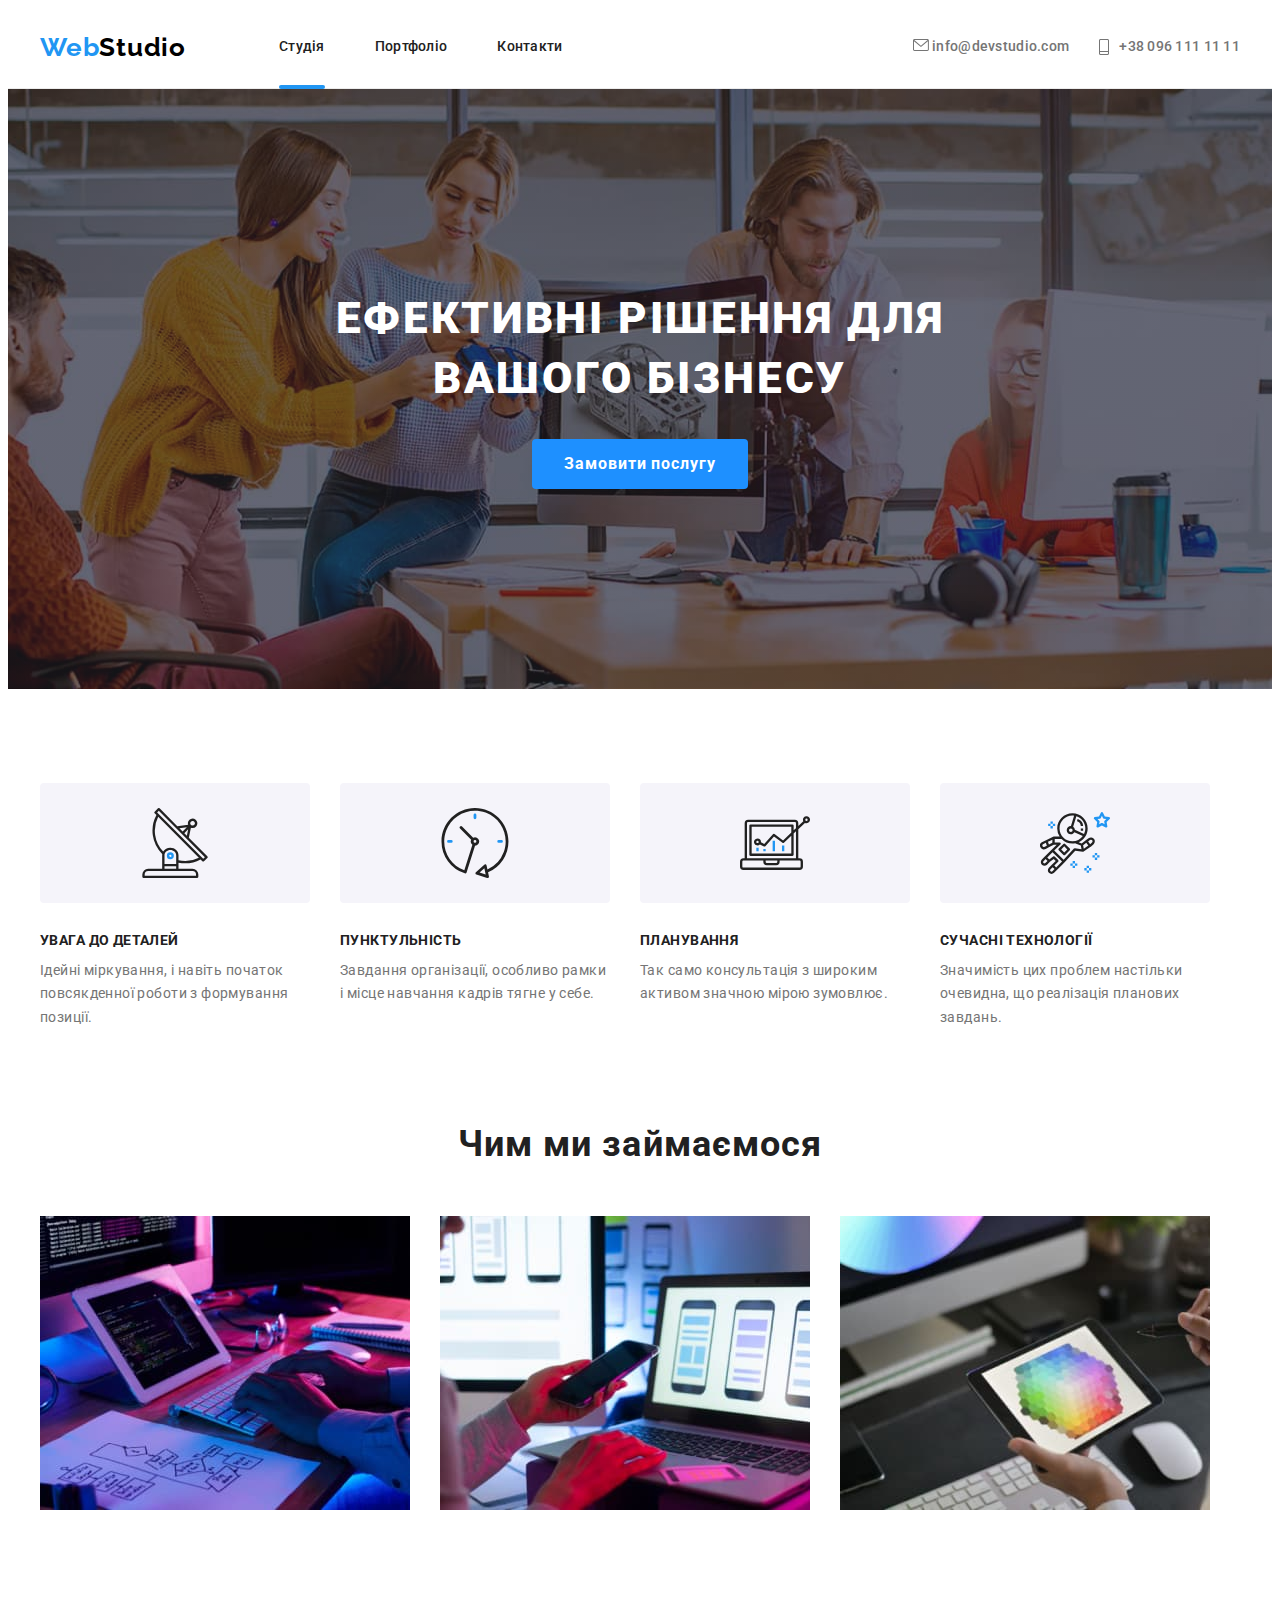
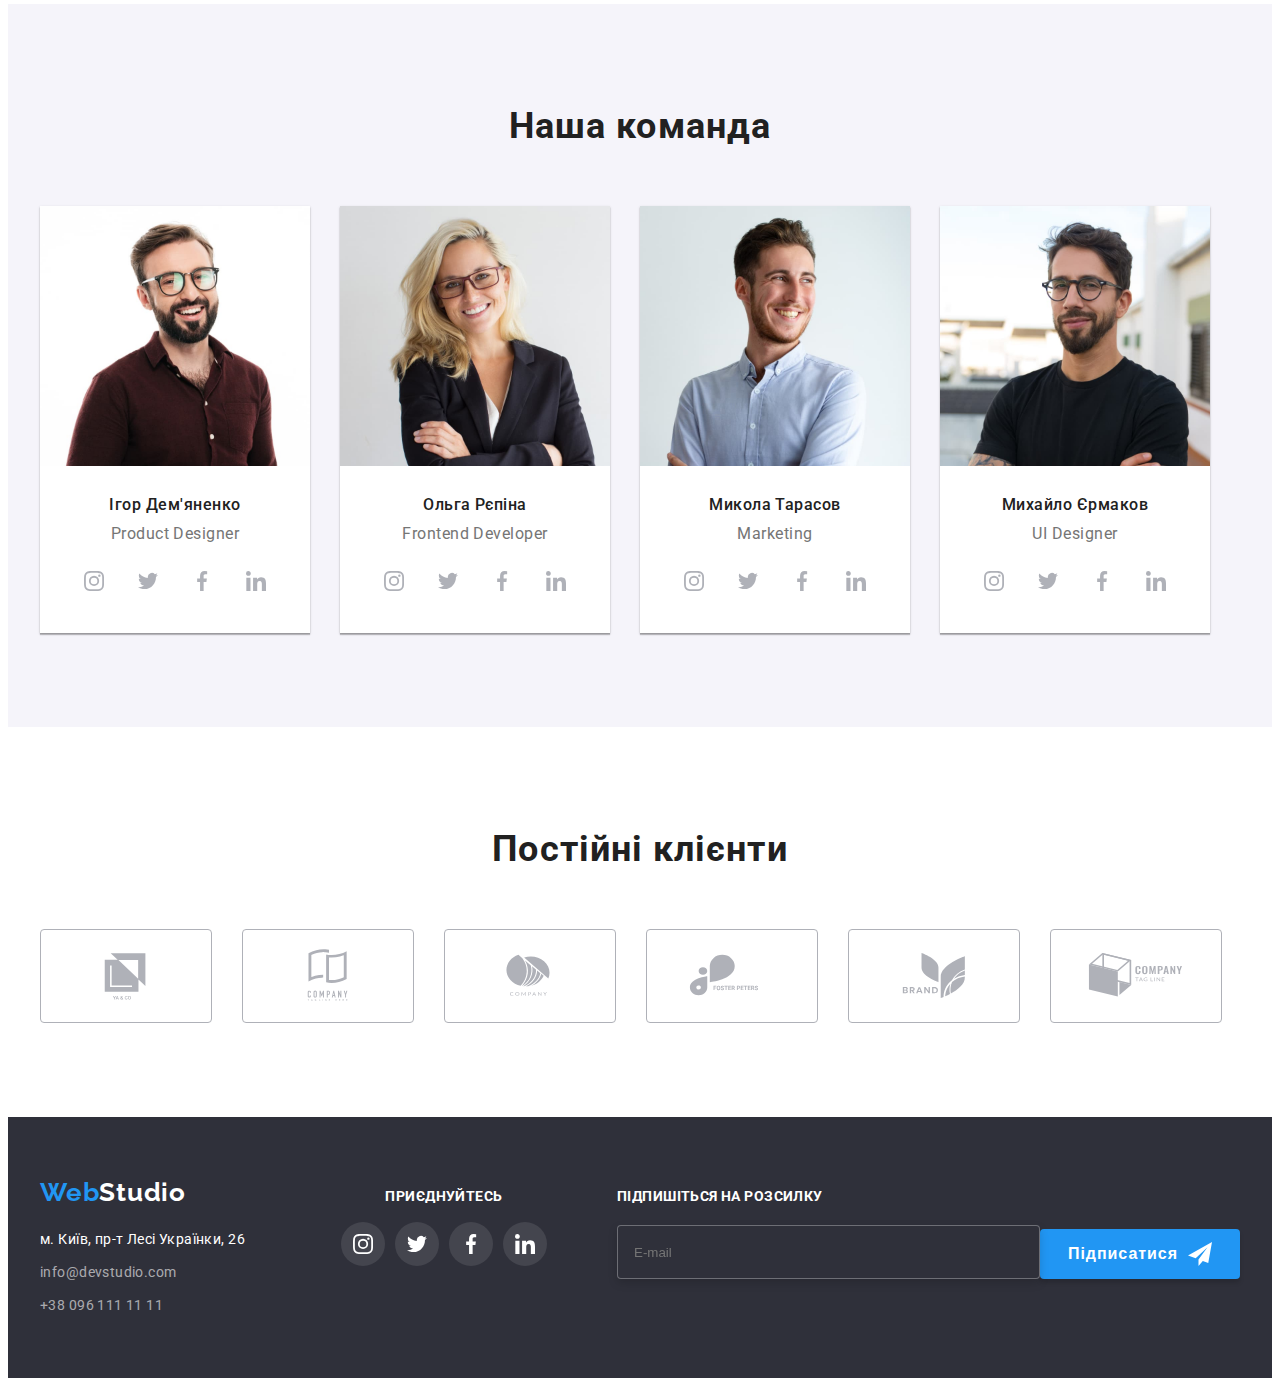
<file: index.html>
<!DOCTYPE html>
<html lang="en">
  <head>
    <meta charset="UTF-8" />
    <meta http-equiv="X-UA-Compatible" content="IE=edge" />
    <meta name="viewport" content="width=device-width, initial-scale=1.0" />
    <title>WebStudio</title>
    <link rel="preconnect" href="https://fonts.googleapis.com" />
    <link rel="preconnect" href="https://fonts.gstatic.com" crossorigin />
    <link
      href="https://fonts.googleapis.com/css2?family=Raleway:wght@700&family=Roboto:wght@400;500;700;900&display=swap"
      rel="stylesheet"
    />
    <link
      rel="stylesheet"
      href="https://cdnjs.cloudflare.com/ajax/libs/modern-normalize/1.1.0/modern-normalize.min.css"
      integrity="sha512-wpPYUAdjBVSE4KJnH1VR1HeZfpl1ub8YT/NKx4PuQ5NmX2tKuGu6U/JRp5y+Y8XG2tV+wKQpNHVUX03MfMFn9Q=="
      crossorigin="anonymous"
      referrerpolicy="no-referrer"
    />
    
    <link rel="stylesheet" href="./css/main.min.css" />
  </head>
  <body>
    <header class="header">
      <div class="container header__container">
        <nav class="navigation">
          <a class="navigation__logo link" href=""
            >Web<span class="logo-color">Studio</span></a
          >
          <ul class="menu">
            <li class="menu__iten">
              <a class="menu__link link current" href="">Студія</a>
            </li>
            <li class="menu__iten">
              <a class="menu__link link" href="./portfolio.html">Портфоліо</a>
            </li>
            <li class="menu__iten">
              <a class="menu__link link" href="">Контакти</a>
            </li>
          </ul>
        </nav>
        <div class="header__contact contact">
          <div class="contact__soc">
            <a class="contact__mail" href="mailto:info@devstudio.com">
              <svg class="contact__icon" width="16" height="12">
                <use href="./images/symbol-defs-con.svg#icon-envelope"></use>
              </svg>
              info@devstudio.com
            </a>
          </div>
          <div class="contact__soc">
            <a class="contact__tel" href="tel:+380961111111">
              <svg class="contact__icon" width="10" height="16">
                <use href="./images/symbol-defs-con.svg#icon-Vector"></use>
              </svg>
              +38 096 111 11 11
            </a>
          </div>
        </div>
      </div>
    </header>
    <main>
      <section class="hero">
        <div class="container">
          <h1 class="hero-text">ЕФЕКТИВНІ РІШЕННЯ ДЛЯ <br />ВАШОГО БІЗНЕСУ</h1>
          <button class="hero-botton" data-modal-open type="button">
            Замовити послугу
          </button>
        </div>
      </section>
      <section class="peculiarities">
        <div class="container peculiarities__conteiner">
          <h2 hidden>Особливості</h2>
          <ul class="benefits">
            <li class="benefits__iten">
              <div class="benefits__link" href="">
                <svg class="benefits__icon" width="70" height="70">
                  <use href="./images/symbol-defs2.svg#icon-antenna"></use>
                </svg>
              </div>
              <h3 class="benefits__title">УВАГА ДО ДЕТАЛЕЙ</h3>
              <p class="benefits__text">
                Ідейні міркування, і навіть початок повсякденної роботи з
                формування позиції.
              </p>
            </li>
            <li class="benefits__iten">
              <div class="benefits__link" href="">
                <svg class="benefits__icon" width="70" height="70">
                  <use href="./images/symbol-defs2.svg#icon-clock"></use>
                </svg>
              </div>
              <h3 class="benefits__title">ПУНКТУЛЬНІСТЬ</h3>
              <p class="benefits__text">
                Завдання організації, особливо рамки і місце навчання кадрів
                тягне у себе.
              </p>
            </li>
            <li class="benefits__iten">
              <div class="benefits__link" href="">
                <svg class="benefits__icon" width="70" height="70">
                  <use href="./images/symbol-defs2.svg#icon-diagram"></use>
                </svg>
              </div>
              <h3 class="benefits__title">ПЛАНУВАННЯ</h3>
              <p class="benefits__text">
                Так само консультація з широким активом значною мірою зумовлює.
              </p>
            </li>
            <li class="benefits__iten">
              <div class="benefits__link" href="">
                <svg class="benefits__icon" width="70" height="70">
                  <use href="./images/symbol-defs2.svg#icon-astronaut"></use>
                </svg>
              </div>
              <h3 class="benefits__title">СУЧАСНІ ТЕХНОЛОГІЇ</h3>
              <p class="benefits__text">
                Значимість цих проблем настільки очевидна, що реалізація
                планових завдань.
              </p>
            </li>
          </ul>
        </div>
      </section>
      <section class="work">
        <div class="container container-work">
          <h2 class="work-title">Чим ми займаємося</h2>
          <ul class="work-list">
            <li class="work-iten">
              <img
                src="./images/img-1.jpg"
                alt="Проектування"
                width="370"
                height="294"
              />
            </li>
            <li class="work-iten">
              <img
                src="./images/img-2.jpg"
                alt="Розробка"
                width="370"
                height="294"
              />
            </li>
            <li class="work-iten">
              <img
                src="./images/img-3.jpg"
                alt="Дизайн"
                width="370"
                height="294"
              />
            </li>
          </ul>
        </div>
      </section>
      <section class="about">
        <div class="container container-about">
          <h2 class="about-title">Наша команда</h2>
          <ul class="about-list">
            <li class="about-iten">
              <img
                src="./images/img-5.jpg"
                alt="Працівник"
                width="270"
                height="260"
              />
              <div class="about-iten-container">
                <h3 class="about-iten-title">Ігор Дем'яненко</h3>
                <span class="about-text">Product Designer</span>
                <ul class="about-soc-list">
                  <li class="about-soc-item">
                    <a class="about-soc-link" href="">
                      <svg class="about-soc-icon" width="20" height="20">
                        <use
                          href="./images/symbol-defs.svg#icon-instagram"
                        ></use>
                      </svg>
                    </a>
                  </li>
                  <li class="about-soc-item">
                    <a class="about-soc-link" href="">
                      <svg class="about-soc-icon" width="20" height="20">
                        <use href="./images/symbol-defs.svg#icon-twitter"></use>
                      </svg>
                    </a>
                  </li>
                  <li class="about-soc-item">
                    <a class="about-soc-link" href="">
                      <svg class="about-soc-icon" width="20" height="20">
                        <use
                          href="./images/symbol-defs.svg#icon-facebook"
                        ></use>
                      </svg>
                    </a>
                  </li>
                  <li class="about-soc-item">
                    <a class="about-soc-link" href="">
                      <svg class="about-soc-icon" width="20" height="20">
                        <use
                          href="./images/symbol-defs.svg#icon-linkedin"
                        ></use>
                      </svg>
                    </a>
                  </li>
                </ul>
              </div>
            </li>
            <li class="about-iten">
              <img
                src="./images/img-6.jpg"
                alt="Працівник"
                width="270"
                height="260"
              />
              <div class="about-iten-container">
                <h3 class="about-iten-title">Ольга Рєпіна</h3>
                <span class="about-text">Frontend Developer</span>
                <ul class="about-soc-list">
                  <li class="about-soc-item">
                    <a class="about-soc-link" href="">
                      <svg class="about-soc-icon" width="20" height="20">
                        <use
                          href="./images/symbol-defs.svg#icon-instagram"
                        ></use>
                      </svg>
                    </a>
                  </li>
                  <li class="about-soc-item">
                    <a class="about-soc-link" href="">
                      <svg class="about-soc-icon" width="20" height="20">
                        <use href="./images/symbol-defs.svg#icon-twitter"></use>
                      </svg>
                    </a>
                  </li>
                  <li class="about-soc-item">
                    <a class="about-soc-link" href="">
                      <svg class="about-soc-icon" width="20" height="20">
                        <use
                          href="./images/symbol-defs.svg#icon-facebook"
                        ></use>
                      </svg>
                    </a>
                  </li>
                  <li class="about-soc-item">
                    <a class="about-soc-link" href="">
                      <svg class="about-soc-icon" width="20" height="20">
                        <use
                          href="./images/symbol-defs.svg#icon-linkedin"
                        ></use>
                      </svg>
                    </a>
                  </li>
                </ul>
              </div>
            </li>
            <li class="about-iten">
              <img
                src="./images/img-7.jpg"
                alt="Працівник"
                width="270"
                height="260"
              />
              <div class="about-iten-container">
                <h3 class="about-iten-title">Микола Тарасов</h3>
                <span class="about-text">Marketing</span>
                <ul class="about-soc-list">
                  <li class="about-soc-item">
                    <a class="about-soc-link" href="">
                      <svg class="about-soc-icon" width="20" height="20">
                        <use
                          href="./images/symbol-defs.svg#icon-instagram"
                        ></use>
                      </svg>
                    </a>
                  </li>
                  <li class="about-soc-item">
                    <a class="about-soc-link" href="">
                      <svg class="about-soc-icon" width="20" height="20">
                        <use href="./images/symbol-defs.svg#icon-twitter"></use>
                      </svg>
                    </a>
                  </li>
                  <li class="about-soc-item">
                    <a class="about-soc-link" href="">
                      <svg class="about-soc-icon" width="20" height="20">
                        <use
                          href="./images/symbol-defs.svg#icon-facebook"
                        ></use>
                      </svg>
                    </a>
                  </li>
                  <li class="about-soc-item">
                    <a class="about-soc-link" href="">
                      <svg class="about-soc-icon" width="20" height="20">
                        <use
                          href="./images/symbol-defs.svg#icon-linkedin"
                        ></use>
                      </svg>
                    </a>
                  </li>
                </ul>
              </div>
            </li>
            <li class="about-iten">
              <img
                src="./images/img-8.jpg"
                alt="Працівник"
                width="270"
                height="260"
              />
              <div class="about-iten-container">
                <h3 class="about-iten-title">Михайло Єрмаков</h3>
                <span class="about-text">UI Designer</span>
                <ul class="about-soc-list">
                  <li class="about-soc-item">
                    <a class="about-soc-link" href="">
                      <svg class="about-soc-icon" width="20" height="20">
                        <use
                          href="./images/symbol-defs.svg#icon-instagram"
                        ></use>
                      </svg>
                    </a>
                  </li>
                  <li class="about-soc-item">
                    <a class="about-soc-link" href="">
                      <svg class="about-soc-icon" width="20" height="20">
                        <use href="./images/symbol-defs.svg#icon-twitter"></use>
                      </svg>
                    </a>
                  </li>
                  <li class="about-soc-item">
                    <a class="about-soc-link" href="">
                      <svg class="about-soc-icon" width="20" height="20">
                        <use
                          href="./images/symbol-defs.svg#icon-facebook"
                        ></use>
                      </svg>
                    </a>
                  </li>
                  <li class="about-soc-item">
                    <a class="about-soc-link" href="">
                      <svg class="about-soc-icon" width="20" height="20">
                        <use
                          href="./images/symbol-defs.svg#icon-linkedin"
                        ></use>
                      </svg>
                    </a>
                  </li>
                </ul>
              </div>
            </li>
          </ul>
        </div>
      </section>
      <section class="client">
        <div class="container container-client">
          <h2 class="client-tetle">Постійні клієнти</h2>
          <ul class="client-list">
            <li class="client-iten">
              <a class="client-soc-link" href="">
                <svg class="client-soc-icon" width="106" height="60">
                  <use href="./images/symbol-defs (1).svg#icon-Logo"></use>
                </svg>
              </a>
            </li>
            <li class="client-iten">
              <a class="client-soc-link" href="">
                <svg class="client-soc-icon" width="106" height="60">
                  <use href="./images/symbol-defs (1).svg#icon-Logo-1"></use>
                </svg>
              </a>
            </li>
            <li class="client-iten">
              <a class="client-soc-link" href="">
                <svg class="client-soc-icon" width="106" height="60">
                  <use href="./images/symbol-defs (1).svg#icon-Logo-2"></use>
                </svg>
              </a>
            </li>
            <li class="client-iten">
              <a class="client-soc-link" href="">
                <svg class="client-soc-icon" width="106" height="60">
                  <use href="./images/symbol-defs (1).svg#icon-Logo-3"></use>
                </svg>
              </a>
            </li>
            <li class="client-iten">
              <a class="client-soc-link" href="">
                <svg class="client-soc-icon" width="106" height="60">
                  <use href="./images/symbol-defs (1).svg#icon-Logo-5"></use>
                </svg>
              </a>
            </li>
            <li class="client-iten">
              <a class="client-soc-link" href="">
                <svg class="client-soc-icon" width="106" height="60">
                  <use href="./images/symbol-defs (1).svg#icon-Logo-6"></use>
                </svg>
              </a>
            </li>
          </ul>
        </div>
      </section>
    </main>
    <footer class="footer">
      <div class="container container-footer">
        <div class="footer-contact-container">
          <div class="footer-contact">
            <h2 class="footer-title" hidden>Контакти</h2>
            <a class="footer-logo" href=""
              >Web<span class="footer-logo-color">Studio</span></a
            >
            <address class="address">
              <a
                class="address-link"
                href="https://goo.gl/maps/uvSMvUKNsepTXGcc9"
                target="_blank"
                rel="noopener noreferrer"
              >
                м. Київ, пр-т Лесі Українки, 26</a
              >
              <ul class="footer-list">
                <li class="footer-iten">
                  <a class="footer-mail" href="mailto:info@devstudio.com"
                    >info@devstudio.com</a
                  >
                </li>
                <li class="footer-iten">
                  <a class="footer-tel" href="tel:+380961111111"
                    >+38 096 111 11 11</a
                  >
                </li>
              </ul>
            </address>
          </div>
          <div class="footer-soc">
            <h2 class="soc-title">ПРИЄДНУЙТЕСЬ</h2>
            <ul class="footer-soc-list">
              <li class="soc-iten">
                <a class="footer-soc-link" href="">
                  <svg class="footer-soc-icon" width="20" height="20">
                    <use href="./images/symbol-defs.svg#icon-instagram"></use>
                  </svg>
                </a>
              </li>
              <li class="soc-iten">
                <a class="footer-soc-link" href="">
                  <svg class="footer-soc-icon" width="20" height="20">
                    <use href="./images/symbol-defs.svg#icon-twitter"></use>
                  </svg>
                </a>
              </li>
              <li class="soc-iten">
                <a class="footer-soc-link" href="">
                  <svg class="footer-soc-icon" width="20" height="20">
                    <use href="./images/symbol-defs.svg#icon-facebook"></use>
                  </svg>
                </a>
              </li>
              <li class="soc-iten">
                <a class="footer-soc-link" href="">
                  <svg class="footer-soc-icon" width="20" height="20">
                    <use href="./images/symbol-defs.svg#icon-linkedin"></use>
                  </svg>
                </a>
              </li>
            </ul>
          </div>
          <div class="footer-fild">
            <div class="footer-field">
              <label>
                <span class="footer-lable-text">ПІДПИШІТЬСЯ НА РОЗСИЛКУ</span>
                <input
                  type="email"
                  class="footer-input"
                  name="uzer-email"
                  placeholder="E-mail"
                  required
                />
              </label>
            </div>
            <div>
              <button type="button" class="footer-botom">
                Підписатися
                <svg class="footer-input-icon" width="24" height="24">
                  <use href="./images/symbol-defs (1).svg#icon-icon-send"></use>
                </svg>
              </button>
            </div>
          </div>
        </div>
      </div>
    </footer>
    <div class="backdrop is-hidden" data-modal>
      <div class="modal">
        <div class="modal-close">
          <button type="button" data-modal-close class="modal-btn">
            <svg class="modal-close-icon">
              <use href="./images/symbol-defs.svg#icon-Vector"></use>
            </svg>
          </button>
        </div>
        <p class="modal-title">Залиште свої дані, ми вам передзвонимо</p>
        <form>
          <div class="modul-field">
            <label>
              <span class="modul-lable-text">Ім'я</span>
              <span class="input-wrap">
                <input
                  type="text"
                  class="modal-input"
                  name="uzer-name"
                  required
                />

                <svg class="modul-input-icon" width="18" height="18">
                  <use
                    href="./images/symbol-defs (1).svg#icon-person-black"
                  ></use>
                </svg>
              </span>
            </label>
          </div>
          <div class="modul-field">
            <label>
              <span class="modul-lable-text">Телефон</span>

              <span class="input-wrap">
                <input
                  type="tel"
                  class="modal-input"
                  name="uzer-tel"
                  required
                />
                <svg class="modul-input-icon" width="18" height="18">
                  <use
                    href="./images/symbol-defs (1).svg#icon-phone-black"
                  ></use>
                </svg>
              </span>
            </label>
          </div>
          <div class="modul-field">
            <label>
              <span class="modul-lable-text">Пошта</span>
              <span class="input-wrap">
                <input
                  type="email"
                  class="modal-input"
                  name="uzer-email"
                  required
                />
                <svg class="modul-input-icon" width="18" height="18">
                  <use
                    href="./images/symbol-defs (1).svg#icon-email-black"
                  ></use>
                </svg>
              </span>
            </label>
          </div>
          <div class="modul-field">
            <label>
              <span class="modul-lable-text">Коментар</span>
              <textarea
                name="user-text"
                id="user-text"
                class="modal-comment"
                placeholder="Введіть текст"
              ></textarea>
            </label>
          </div>
          <div class="modul-fields">
            <input
              type="checkbox"
              class="input-check visually-hidden"
              name="privacy"
              value="true"
              id="privacy"
            />
            <label for="privacy" class="check-text">
              <span
                ><svg class="check-icon" width="16" height="15">
                  <use
                    href="./images/symbol-defs (1).svg#icon-Vector"
                  ></use></svg
              ></span>
              Погоджуюся з розсилкою та приймаю&nbsp<a
                href=""
                class="href-check"
                >Умови договору</a
              >
            </label>
          </div>
          <div class="modal-botn">
            <button type="submit" class="modal-botom">Відправити</button>
          </div>
        </form>
      </div>
    </div>
    <script src="./js/modal.js"></script>
  </body>
</html>
</file>
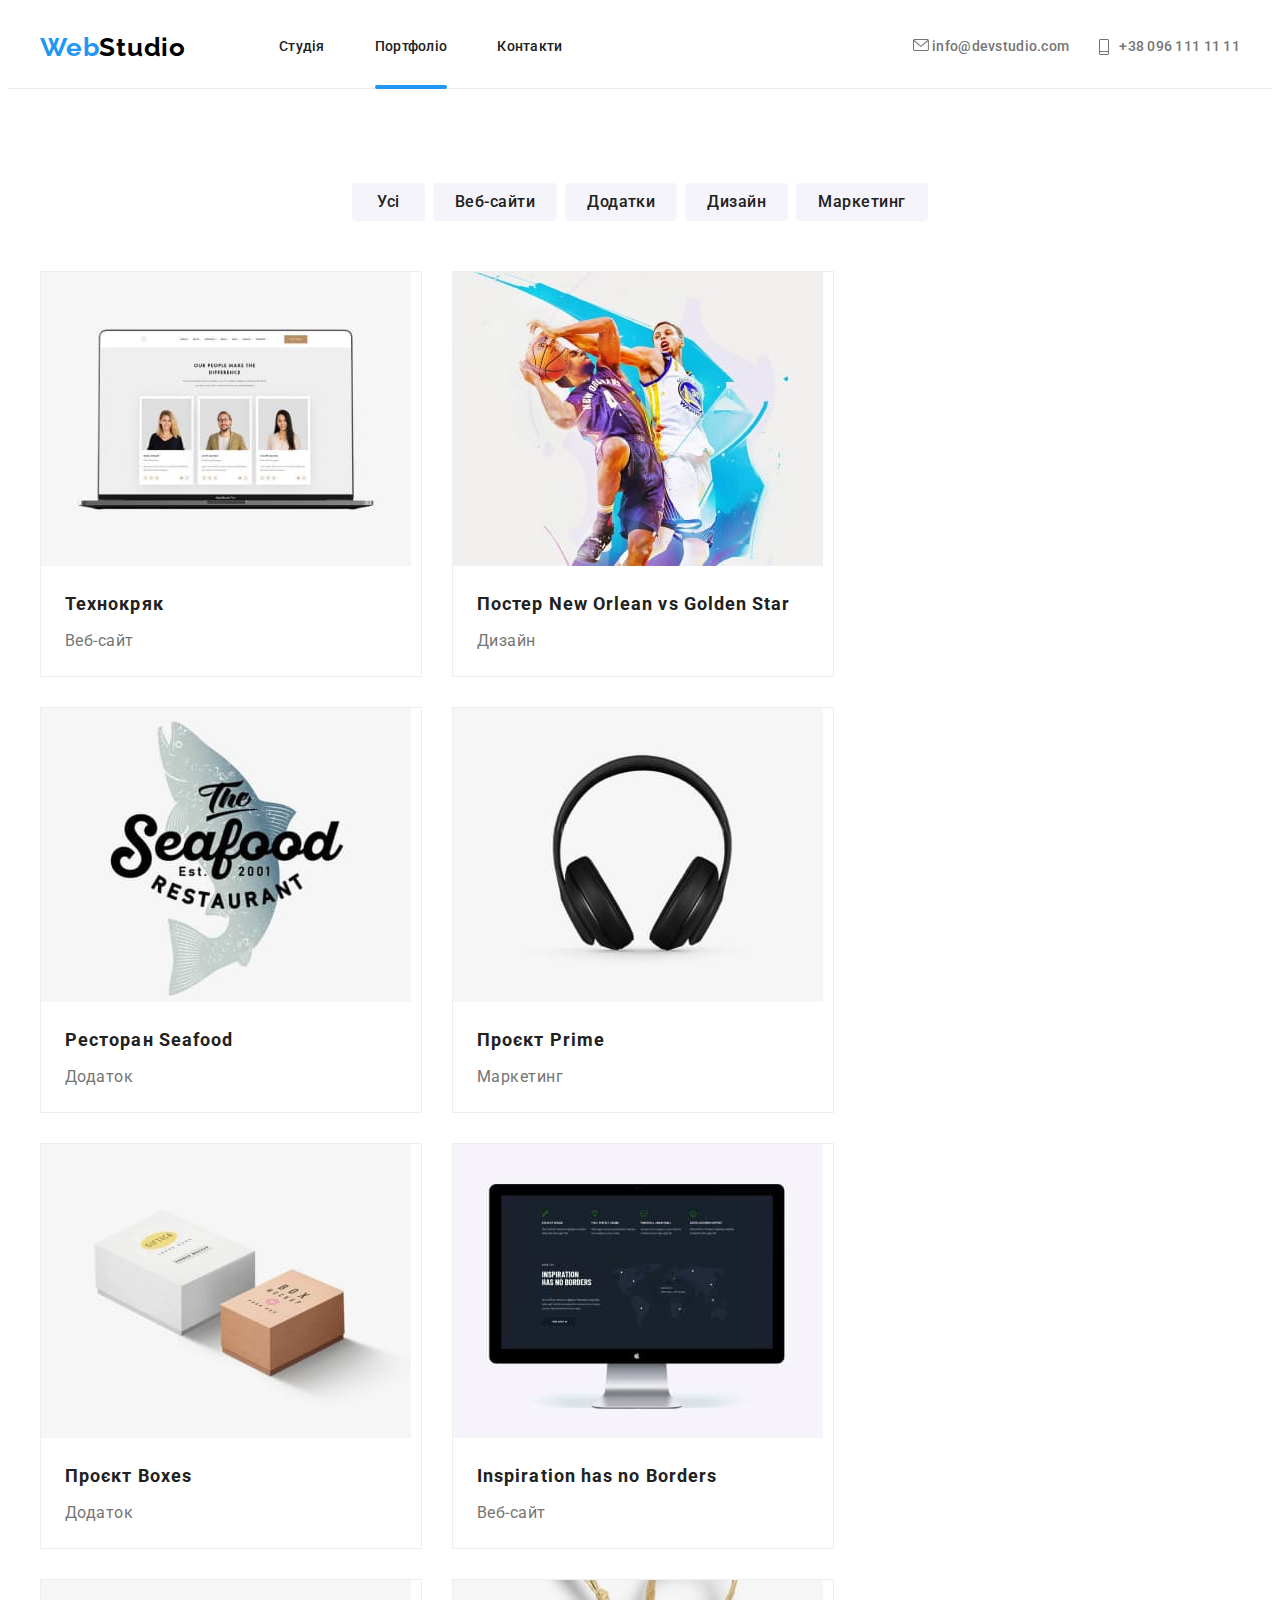
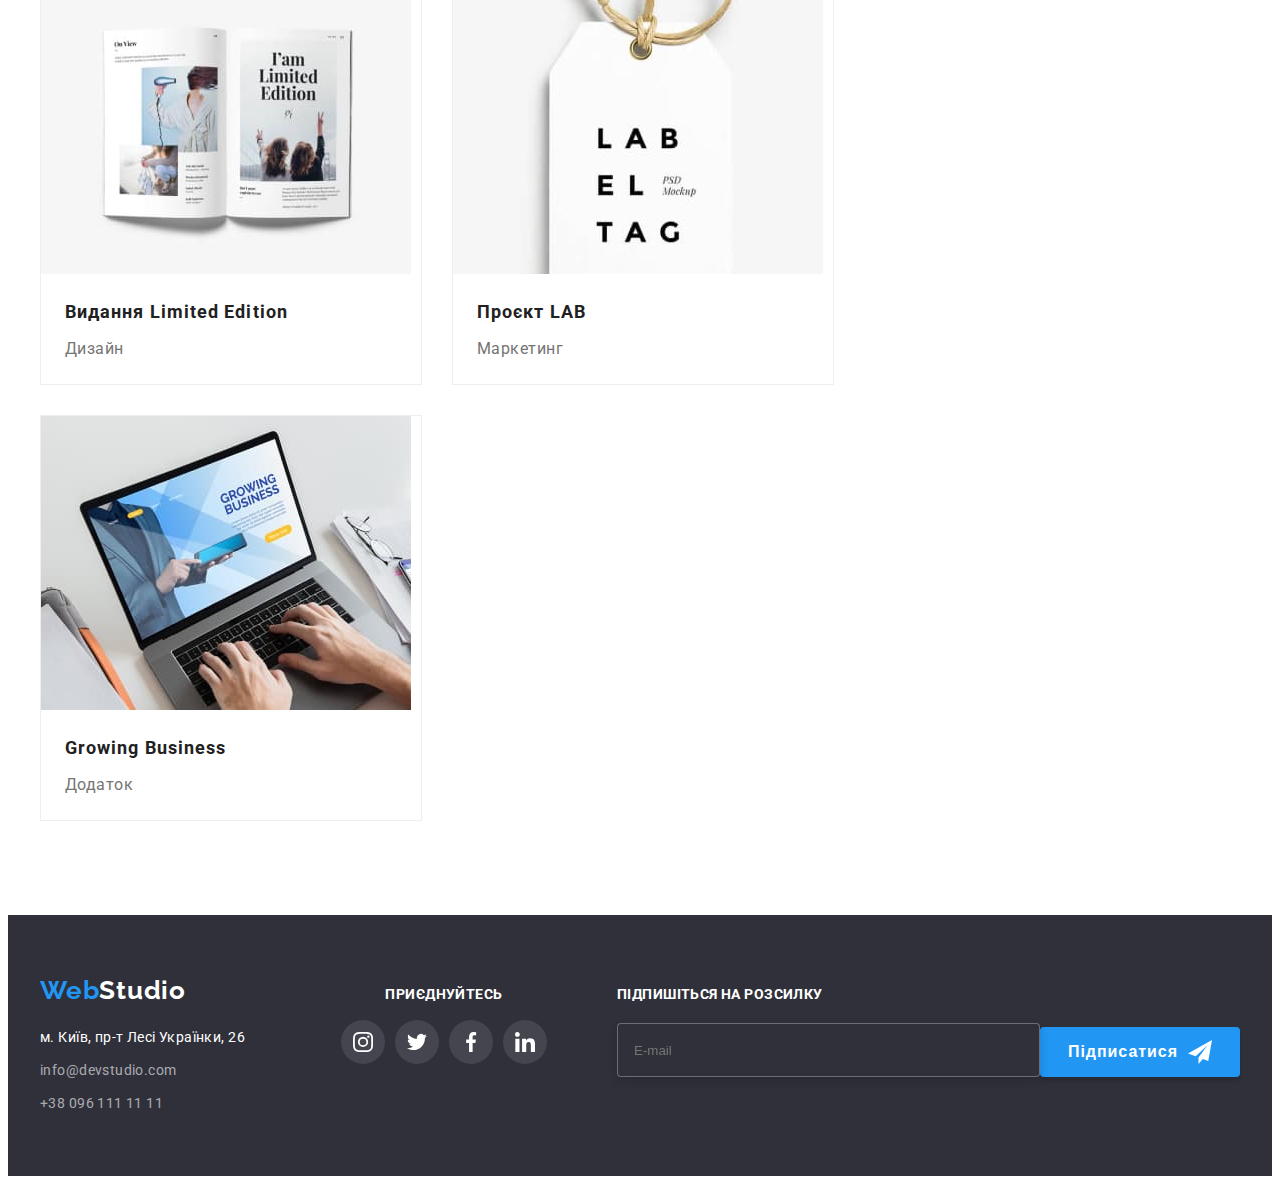
<file: portfolio.html>
<!DOCTYPE html>
<html lang="en">
  <head>
    <meta charset="UTF-8" />
    <meta http-equiv="X-UA-Compatible" content="IE=edge" />
    <meta name="viewport" content="width=device-width, initial-scale=1.0" />
    <title>WebStudio</title>
    <link rel="preconnect" href="https://fonts.googleapis.com" />
    <link rel="preconnect" href="https://fonts.gstatic.com" crossorigin />
    <link
      href="https://fonts.googleapis.com/css2?family=Raleway:wght@700&family=Roboto:wght@400;500;700;900&display=swap"
      rel="stylesheet"
    />
    <link
      rel="stylesheet"
      href="https://cdnjs.cloudflare.com/ajax/libs/modern-normalize/1.1.0/modern-normalize.min.css"
      integrity="sha512-wpPYUAdjBVSE4KJnH1VR1HeZfpl1ub8YT/NKx4PuQ5NmX2tKuGu6U/JRp5y+Y8XG2tV+wKQpNHVUX03MfMFn9Q=="
      crossorigin="anonymous"
      referrerpolicy="no-referrer"
    />
    <link rel="stylesheet" href="./css/main.min.css" />
    
  </head>
  <body>
    <header class="header">
      <div class="container header__container">
        <nav class="navigation">
          <a class="navigation__logo link" href=""
            >Web<span class="logo-color">Studio</span></a
          >
          <ul class="menu ">
            <li class="menu__iten">
              <a class="menu__link link " href="./index.html">Студія</a>
            </li>
            <li class="menu__iten">
              <a class="menu__link link current" href="">Портфоліо</a>
            </li>
            <li class="menu__iten">
              <a class="menu__link link" href="">Контакти</a>
            </li>
          </ul>
        </nav>
        <div class="header__contact contact">
          <div class="contact__soc">
            <a class="contact__mail" href="mailto:info@devstudio.com">
              <svg class="contact__icon" width="16" height="12">
                <use href="./images/symbol-defs-con.svg#icon-envelope"></use>
              </svg>
              info@devstudio.com
            </a>
          </div>
          <div class="contact__soc">
            <a class="contact__tel" href="tel:+380961111111">
              <svg class="contact__icon" width="10" height="16">
                <use href="./images/symbol-defs-con.svg#icon-Vector"></use>
              </svg>
              +38 096 111 11 11
            </a>
          </div>
        </div>
      </div>
    </header>
    <main>
      <section class="portfolio">
        <div class="container portfolio__conteiner">
          <h1 class="portfolio__title" hidden>Портфоліо</h1>

          <ul class="list">
            <li class="list__iten">
              <button type="button" class="list__button button-everyone">
                Усі
              </button>
            </li>
            <li class="list__iten">
              <button type="button" class="list__button button-veb">
                Веб-сайти
              </button>
            </li>
            <li class="list__iten">
              <button type="button" class="list__button button-addition">
                Додатки
              </button>
            </li>
            <li class="list__iten">
              <button type="button" class="list__button button-desing">
                Дизайн
              </button>
            </li>
            <li class="list__iten">
              <button type="button" class="list__button button-marketing">
                Маркетинг
              </button>
            </li>
          </ul>

          <h2 hidden>Проети</h2>
          <ul class="project-list">
            <li class="project-iten">
             <div class="project-top">
                <img src="./images/project-1.jpg" alt="" />
                <p class="project-top-text">
                  Ресурс пропонує комплексні пропозиції з різним рівнем
                  функціоналу та сервісів. Все це дозволить відвідувачу отримати
                  вичерпні відомості про компанію чи приватну особу.
                </p>
             </div>
              <div class="project-description">
                <h2 class="project-title">Технокряк</h2>
                <span class="project-text">Веб-сайт</span>
              </div>
            </li>
            <li class="project-iten">
              <div class="project-top">
                <img src="./images/project-2.jpg" alt="" />
                <p class="project-top-text">
                  Ресурс пропонує комплексні пропозиції з різним рівнем
                  функціоналу та сервісів. Все це дозволить відвідувачу отримати
                  вичерпні відомості про компанію чи приватну особу.
                </p>
                </div>
              <div class="project-description">
                <h2 class="project-title">Постер New Orlean vs Golden Star</h2>
                <span class="project-text">Дизайн</span>
              </div>
            </li>
            <li class="project-iten">
              <div class="project-top">
                <img src="./images/project-3.jpg" alt="" />
                <p class="project-top-text">
                  Ресурс пропонує комплексні пропозиції з різним рівнем
                  функціоналу та сервісів. Все це дозволить відвідувачу отримати
                  вичерпні відомості про компанію чи приватну особу.
                </p>
              </div>
             
              <div class="project-description">
                <h2 class="project-title">Ресторан Seafood</h2>
                <span class="project-text">Додаток</span>
              </div>
            </li>
            <li class="project-iten">
              <div class="project-top">
                <img src="./images/project-4.jpg" alt="" />
                <p class="project-top-text">
                  Ресурс пропонує комплексні пропозиції з різним рівнем
                  функціоналу та сервісів. Все це дозволить відвідувачу отримати
                  вичерпні відомості про компанію чи приватну особу.
                </p>
              </div>
              
              <div class="project-description">
                <h2 class="project-title">Проєкт Prime</h2>
                <span class="project-text">Маркетинг</span>
              </div>
            </li>
            <li class="project-iten">
              <div class="project-top">
                <img src="./images/project-5.jpg" alt="" />
                <p class="project-top-text">
                  Ресурс пропонує комплексні пропозиції з різним рівнем
                  функціоналу та сервісів. Все це дозволить відвідувачу отримати
                  вичерпні відомості про компанію чи приватну особу.
                </p>
              </div>
             
              <div class="project-description">
                <h2 class="project-title">Проєкт Boxes</h2>
                <span class="project-text">Додаток</span>
              </div>
            </li>
            <li class="project-iten">
              <div class="project-top">
                <img src="./images/project-6.jpg" alt="" />
                <p class="project-top-text">
                  Ресурс пропонує комплексні пропозиції з різним рівнем
                  функціоналу та сервісів. Все це дозволить відвідувачу отримати
                  вичерпні відомості про компанію чи приватну особу.
                </p>
              </div>
             
              <div class="project-description">
                <h2 class="project-title">Inspiration has no Borders</h2>
                <span class="project-text">Веб-сайт</span>
              </div>
            </li>
            <li class="project-iten">
              <div class="project-top">
                <img src="./images/project-7.jpg" alt="" />
                <p class="project-top-text">
                  Ресурс пропонує комплексні пропозиції з різним рівнем
                  функціоналу та сервісів. Все це дозволить відвідувачу отримати
                  вичерпні відомості про компанію чи приватну особу.
                </p>
              </div>
             
              <div class="project-description">
                <h2 class="project-title">Видання Limited Edition</h2>
                <span class="project-text">Дизайн</span>
              </div>
            </li>
            <li class="project-iten">
              <div class="project-top">
                <img src="./images/project-8.jpg" alt="" />
                <p class="project-top-text">
                  Ресурс пропонує комплексні пропозиції з різним рівнем
                  функціоналу та сервісів. Все це дозволить відвідувачу отримати
                  вичерпні відомості про компанію чи приватну особу.
                </p>
              </div>
              
              <div class="project-description">
                <h2 class="project-title">Проєкт LAB</h2>
                <span class="project-text">Маркетинг</span>
              </div>
            </li>
            <li class="project-iten">
              <div class="project-top">
                <img src="./images/project-9.jpg" alt="" />
                <p class="project-top-text">
                  Ресурс пропонує комплексні пропозиції з різним рівнем
                  функціоналу та сервісів. Все це дозволить відвідувачу отримати
                  вичерпні відомості про компанію чи приватну особу.
                </p>
              </div>
            
              <div class="project-description">
                <h2 class="project-title">Growing Business</h2>
                <span class="project-text">Додаток</span>
              </div>
            </li>
          </ul>
        </div>
      </section>
    </main>
    <footer class="footer">
      <div class="container container-footer">
        <div class="footer-contact-container">
          <div class="footer-contact">
            <h2 class="footer-title" hidden>Контакти</h2>
            <a class="footer-logo" href=""
              >Web<span class="footer-logo-color">Studio</span></a
            >
            <address class="address">
              <a
                class="address-link"
                href="https://goo.gl/maps/uvSMvUKNsepTXGcc9"
                target="_blank"
                rel="noopener noreferrer"
              >
                м. Київ, пр-т Лесі Українки, 26</a
              >
              <ul class="footer-list">
                <li class="footer-iten">
                  <a class="footer-mail" href="mailto:info@devstudio.com"
                    >info@devstudio.com</a
                  >
                </li>
                <li class="footer-iten">
                  <a class="footer-tel" href="tel:+380961111111"
                    >+38 096 111 11 11</a
                  >
                </li>
              </ul>
            </address>
          </div>
          <div class="footer-soc">
            <h2 class="soc-title">ПРИЄДНУЙТЕСЬ</h2>
            <ul class="footer-soc-list">
              <li class="soc-iten">
                <a class="footer-soc-link" href="">
                  <svg class="footer-soc-icon" width="20" height="20">
                    <use href="./images/symbol-defs.svg#icon-instagram"></use>
                  </svg>
                </a>
              </li>
              <li class="soc-iten">
                <a class="footer-soc-link" href="">
                  <svg class="footer-soc-icon" width="20" height="20">
                    <use href="./images/symbol-defs.svg#icon-twitter"></use>
                  </svg>
                </a>
              </li>
              <li class="soc-iten">
                <a class="footer-soc-link" href="">
                  <svg class="footer-soc-icon" width="20" height="20">
                    <use href="./images/symbol-defs.svg#icon-facebook"></use>
                  </svg>
                </a>
              </li>
              <li class="soc-iten">
                <a class="footer-soc-link" href="">
                  <svg class="footer-soc-icon" width="20" height="20">
                    <use href="./images/symbol-defs.svg#icon-linkedin"></use>
                  </svg>
                </a>
              </li>
            </ul>
          </div>
          <div class="footer-fild">
            <div class="footer-field">
              <label>
                <span class="footer-lable-text">ПІДПИШІТЬСЯ НА РОЗСИЛКУ</span>
                  <input
                    type="email"
                    class="footer-input"
                    name="uzer-email"
                    placeholder="E-mail"
                    required
                  />
              </label>
            </div>
              <div>
              <button type="button" class="footer-botom">Підписатися
                <svg class="footer-input-icon" width="24" height="24">
                  <use
                    href="./images/symbol-defs (1).svg#icon-icon-send"
                  ></use>
                </svg>
              </button>
            </div>
          </div>
        </div>
      </div>
    </footer>
  </body>
</html>
</file>
<file: css/main.min.css>
p,h1,h2,h3,h4,h5,h6{margin:0}ol,ul{margin:0;padding-left:0;list-style:none}button{cursor:pointer}address{font-style:normal}a{color:currentColor;text-decoration:none}img{display:block}body{font-family:"Roboto",sans-serif;color:var(--top-color)}a{text-decoration:none}li{list-style-type:none}.list{list-style:none}.link{text-decoration:none}.container{width:1200px;padding-left:15px;padding-right:15px;margin:0 auto}:root{--main-color: #757575;--top-color: #212121;--hit-color: #FFFFFF}.header{border-bottom:1px solid #ececec}.navigation{display:-webkit-box;display:-ms-flexbox;display:flex;-webkit-box-align:center;-ms-flex-align:center;align-items:center}.header__container{display:-webkit-box;display:-ms-flexbox;display:flex;-webkit-box-align:center;-ms-flex-align:center;align-items:center}.menu{display:-webkit-box;display:-ms-flexbox;display:flex;gap:50px}.header__contact{margin-left:auto;display:-webkit-box;display:-ms-flexbox;display:flex;gap:30px}.header__contact:hover{color:#2196f3}.navigation__logo{font-family:"Raleway",sans-serif;font-weight:700;font-size:26px;line-height:1.19;letter-spacing:.03em;color:#2196f3;margin-right:93px;padding-top:24px;padding-bottom:25px;display:block}.logo-color{color:#000}.menu__link{font-weight:500;font-size:14px;line-height:1.14;letter-spacing:.02em;padding-top:24px;padding-bottom:25px;color:var(--top-color);display:block;-webkit-transition:color 250ms cubic-bezier(0.4, 0, 0.2, 1);transition:color 250ms cubic-bezier(0.4, 0, 0.2, 1)}.menu__link:hover,.menu__link:focus{color:#1e90ff}.menu__list .link.current{color:#1e90ff}.navigation .current{position:relative}.current:after{content:"";position:absolute;bottom:-8.5px;left:0;width:100%;height:4px;background:#2196f3;border-radius:2px}.contact__tel{font-weight:500;font-size:14px;line-height:1.14;letter-spacing:.02em;color:var(--main-color);display:-webkit-box;display:-ms-flexbox;display:flex;-webkit-box-align:center;-ms-flex-align:center;align-items:center;gap:10px;padding-top:24px;padding-bottom:25px;-webkit-transition:color 250ms cubic-bezier(0.4, 0, 0.2, 1);transition:color 250ms cubic-bezier(0.4, 0, 0.2, 1)}.contact__tel:hover,.contact__tel:focus{color:#1e90ff}.contact__mail{font-weight:500;font-size:14px;line-height:1.14;letter-spacing:.02em;color:var(--main-color);display:-webkit-box;display:-ms-flexbox;display:flex;-webkit-box-align:center;-ms-flex-align:center;align-items:center;gap:10px;padding-top:24px;padding-bottom:25px;display:block;-webkit-transition:color 250ms cubic-bezier(0.4, 0, 0.2, 1);transition:color 250ms cubic-bezier(0.4, 0, 0.2, 1)}.contact__mail:focus,.contact__mail:hover{color:#1e90ff}.contact__icon{fill:currentColor}.hero{background:#c4c4c4;padding:200px 0;margin:0 auto;text-align:center;background-image:-webkit-gradient(linear, left top, left bottom, from(rgba(47, 48, 58, 0.4)), to(rgba(47, 48, 58, 0.4))),url(../images/Img\ \(fon\).jpg);background-image:linear-gradient(rgba(47, 48, 58, 0.4), rgba(47, 48, 58, 0.4)),url(../images/Img\ \(fon\).jpg);background-repeat:no-repeat;background-position:center;background-size:cover}.hero-text{font-weight:900;font-size:44px;line-height:1.36;letter-spacing:.06em;text-transform:uppercase;color:var(--hit-color);margin-bottom:30px;margin:0 auto;max-width:696px;margin-bottom:30px}.hero-botton{font-family:inherit;font-weight:700;font-size:16px;line-height:1.87;letter-spacing:.06em;color:var(--hit-color);cursor:pointer;display:block;margin:0 auto;background-color:#1e90ff;width:216px;height:50px;border-color:rgba(0,0,0,0);border-radius:4px}.peculiarities{padding:94px 0px}.benefits{display:-webkit-box;display:-ms-flexbox;display:flex;gap:30px}.benefits__iten{width:270px}.benefits__title{font-weight:700;font-size:14px;line-height:1.14;letter-spacing:.03em;text-transform:uppercase;color:var(--top-color);margin-bottom:10px;margin-top:30px}.benefits__link{width:270px;height:120px;background:#f5f4fa;border-radius:4px;display:-webkit-box;display:-ms-flexbox;display:flex;-webkit-box-align:center;-ms-flex-align:center;align-items:center;-webkit-box-pack:center;-ms-flex-pack:center;justify-content:center}.benefits__text{font-size:14px;line-height:1.71;letter-spacing:.03em;color:var(--main-color)}.work{padding-bottom:94px}.work-title{font-weight:700;font-size:36px;line-height:1.16;text-align:center;letter-spacing:.03em;color:var(--top-color);margin-bottom:50px}.work-list{display:-webkit-box;display:-ms-flexbox;display:flex;gap:30px}.about{padding-top:94px;padding-bottom:94px;background-color:#f5f4fa}.about-list{display:-webkit-box;display:-ms-flexbox;display:flex;gap:30px;-webkit-box-align:center;-ms-flex-align:center;align-items:center}.about-iten{padding-bottom:30px;background-color:#fff;-webkit-box-shadow:0px 1px 3px rgba(0,0,0,.12),0px 1px 1px rgba(0,0,0,.14),0px 2px 1px rgba(0,0,0,.2);box-shadow:0px 1px 3px rgba(0,0,0,.12),0px 1px 1px rgba(0,0,0,.14),0px 2px 1px rgba(0,0,0,.2)}.about-soc-list{display:-webkit-box;display:-ms-flexbox;display:flex;-webkit-box-pack:center;-ms-flex-pack:center;justify-content:center;gap:10px}.about-soc-link{width:44px;height:44px;border-radius:50%;background-color:rgba(0,0,0,0);display:-webkit-box;display:-ms-flexbox;display:flex;-webkit-box-align:center;-ms-flex-align:center;align-items:center;-webkit-box-pack:center;-ms-flex-pack:center;justify-content:center;-webkit-transition:background-color 250ms cubic-bezier(0.4, 0, 0.2, 1),fill 250ms cubic-bezier(0.4, 0, 0.2, 1);transition:background-color 250ms cubic-bezier(0.4, 0, 0.2, 1),fill 250ms cubic-bezier(0.4, 0, 0.2, 1)}.about-soc-link:hover,.about-soc-link:focus{background-color:#2196f3}.about-soc-icon{fill:#afb1b8}.about-soc-link:hover .about-soc-icon,.about-soc-link:focus .about-soc-icon{fill:#fff}.about-title{font-weight:700;font-size:36px;line-height:1.6;text-align:center;letter-spacing:.03em;color:var(--top-color);margin-bottom:50px}.about-iten-title{font-weight:500;font-size:16px;line-height:1.18;margin-top:30px;margin-bottom:10px;letter-spacing:.03em;color:var(--top-color);text-align:center}.about-text{font-size:16px;line-height:1.18;text-align:center;letter-spacing:.03em;color:var(--main-color);-webkit-box-align:center;-ms-flex-align:center;align-items:center;display:block;margin-bottom:16px}.container-client{padding-top:94px;padding-bottom:94px}.client-tetle{font-weight:700;font-size:36px;line-height:1.6;text-align:center;letter-spacing:.03em;color:var(--top-color);margin-bottom:50px}.client-list{display:-webkit-box;display:-ms-flexbox;display:flex;gap:30px;-webkit-box-align:center;-ms-flex-align:center;align-items:center}.client-iten{background-color:#fff}.client-soc-link{width:170px;height:92px;border:1px solid #afb1b8;border-radius:4px;background-color:#fff;display:-webkit-box;display:-ms-flexbox;display:flex;-webkit-box-align:center;-ms-flex-align:center;align-items:center;-webkit-box-pack:center;-ms-flex-pack:center;justify-content:center;-webkit-transition:border-color 250ms cubic-bezier(0.4, 0, 0.2, 1);transition:border-color 250ms cubic-bezier(0.4, 0, 0.2, 1)}.client-soc-link:hover,.client-soc-link:focus{background-color:#fff;border-color:#2196f3}.client-soc-icon{fill:#afb1b8;-webkit-transition:fill 250ms cubic-bezier(0.4, 0, 0.2, 1);transition:fill 250ms cubic-bezier(0.4, 0, 0.2, 1)}.client-soc-link:hover .client-soc-icon,.client-soc-link:focus .client-soc-icon{fill:#2196f3}.footer{padding-top:60px;padding-bottom:60px;background-color:#2f303a}.footer-logo{font-family:"Raleway",sans-serif;font-weight:700;font-size:26px;line-height:1.19;letter-spacing:.03em;color:#2196f3;display:inline-block;margin-bottom:20px}.footer-logo-color{color:var(--hit-color)}.address-link{font-style:normal;font-size:14px;line-height:1.71;letter-spacing:.03em;color:var(--hit-color);display:inline-block;margin-bottom:9px;width:231px}.footer-mail{font-style:normal;font-size:14px;line-height:1.71;letter-spacing:.03em;color:rgba(255,255,255,.6);display:inline-block;margin-bottom:9px;-webkit-transition:color 250ms cubic-bezier(0.4, 0, 0.2, 1);transition:color 250ms cubic-bezier(0.4, 0, 0.2, 1)}.footer-mail:hover,.footer-mail:focus{color:#1e90ff}.footer-tel{font-style:normal;font-size:14px;line-height:1.71;letter-spacing:.03em;color:rgba(255,255,255,.6);-webkit-transition:color 250ms cubic-bezier(0.4, 0, 0.2, 1);transition:color 250ms cubic-bezier(0.4, 0, 0.2, 1)}.footer-tel:focus,.footer-tel:hover{color:#1e90ff}.footer-contact-container{display:-webkit-box;display:-ms-flexbox;display:flex;gap:70px;-webkit-box-align:baseline;-ms-flex-align:baseline;align-items:baseline}.soc-title{font-weight:700;font-size:14px;line-height:.87;letter-spacing:.03em;text-transform:uppercase;color:#fff;margin-bottom:20px;display:-webkit-box;display:-ms-flexbox;display:flex;-webkit-box-pack:center;-ms-flex-pack:center;justify-content:center;gap:10px}.footer-soc-link{width:44px;height:44px;border-radius:50%;background:rgba(255,255,255,.1);display:-webkit-box;display:-ms-flexbox;display:flex;-webkit-box-align:center;-ms-flex-align:center;align-items:center;-webkit-box-pack:center;-ms-flex-pack:center;justify-content:center;-webkit-transition:background-color 250ms cubic-bezier(0.4, 0, 0.2, 1);transition:background-color 250ms cubic-bezier(0.4, 0, 0.2, 1)}.footer-soc-link:hover,.footer-soc-link:focus{background-color:#2196f3}.footer-soc-icon{fill:#fff}.footer-soc-link:hover .footer-soc-icon,.footer-soc-link:focus .footer-soc-icon{fill:#fff}.footer-soc-list{display:-webkit-box;display:-ms-flexbox;display:flex;-webkit-box-pack:center;-ms-flex-pack:center;justify-content:center;gap:10px}.footer-lable-text{font-weight:700;font-size:14px;line-height:16px;letter-spacing:.03em;text-transform:uppercase;color:#fff}.footer-input{width:100%;height:50px;border:1px solid rgba(255,255,255,.3);-webkit-filter:drop-shadow(0px 4px 4px rgba(0, 0, 0, 0.15));filter:drop-shadow(0px 4px 4px rgba(0, 0, 0, 0.15));border-radius:4px;background:#2f303a;margin-top:20px;padding-left:16px;color:#f5f4fa}.footer-input:focus{border-color:#2196f3}.footer-fild{display:-webkit-box;display:-ms-flexbox;display:flex;gap:20px;-webkit-box-align:end;-ms-flex-align:end;align-items:flex-end;-webkit-box-pack:end;-ms-flex-pack:end;justify-content:flex-end}.footer-botom{width:200px;height:50px;font-weight:700;font-size:16px;line-height:.53px;letter-spacing:.06em;color:#fff;background:#2196f3;-webkit-box-shadow:0px 4px 4px rgba(0,0,0,.15);box-shadow:0px 4px 4px rgba(0,0,0,.15);border-radius:4px;border-color:rgba(0,0,0,0);display:-webkit-box;display:-ms-flexbox;display:flex;-webkit-box-align:center;-ms-flex-align:center;align-items:center;-webkit-box-pack:center;-ms-flex-pack:center;justify-content:center;gap:10px}.portfolio{padding-top:94px;padding-bottom:94px}.list{display:-webkit-box;display:-ms-flexbox;display:flex;gap:8px;-webkit-box-pack:center;-ms-flex-pack:center;justify-content:center}.list__iten{margin-bottom:50px}.list__button{font-family:"Roboto";font-weight:500;font-size:16px;line-height:1.62;text-align:center;letter-spacing:.03em;color:var(--top-color);cursor:pointer;background:#f5f4fa;border-radius:4px;border:rgba(0,0,0,0);display:inline-block;padding:6px 22px;-webkit-transition:color 250ms cubic-bezier(0.4, 0, 0.2, 1),background-color 250ms cubic-bezier(0.4, 0, 0.2, 1);transition:color 250ms cubic-bezier(0.4, 0, 0.2, 1),background-color 250ms cubic-bezier(0.4, 0, 0.2, 1)}.list__button:hover,.list__button:focus{color:var(--hit-color);background-color:#2196f3}.button-everyone{padding:6px 25px}.project-list{display:-webkit-box;display:-ms-flexbox;display:flex;-ms-flex-wrap:wrap;flex-wrap:wrap;gap:30px}.project-iten{width:calc((100% - 60px)/3);border:1px solid #eee;-webkit-transition:-webkit-box-shadow 250ms cubic-bezier(0.4, 0, 0.2, 1);transition:-webkit-box-shadow 250ms cubic-bezier(0.4, 0, 0.2, 1);transition:box-shadow 250ms cubic-bezier(0.4, 0, 0.2, 1);transition:box-shadow 250ms cubic-bezier(0.4, 0, 0.2, 1), -webkit-box-shadow 250ms cubic-bezier(0.4, 0, 0.2, 1)}.project-iten:hover,.project-iten:focus{-webkit-box-shadow:0px 1px 1px rgba(0,0,0,.12),0px 4px 4px rgba(0,0,0,.06),1px 4px 6px rgba(0,0,0,.16);box-shadow:0px 1px 1px rgba(0,0,0,.12),0px 4px 4px rgba(0,0,0,.06),1px 4px 6px rgba(0,0,0,.16)}.project-top-text{position:absolute;top:0;left:0;background:rgba(33,150,243,.9);height:100%;width:100%;padding-top:63px;padding-bottom:63px;padding-left:24px;padding-right:24px;-webkit-transform:translateY(100%);transform:translateY(100%);-webkit-transition:-webkit-transform 250ms cubic-bezier(0.4, 0, 0.2, 1);transition:-webkit-transform 250ms cubic-bezier(0.4, 0, 0.2, 1);transition:transform 250ms cubic-bezier(0.4, 0, 0.2, 1);transition:transform 250ms cubic-bezier(0.4, 0, 0.2, 1), -webkit-transform 250ms cubic-bezier(0.4, 0, 0.2, 1)}.project-iten:hover .project-top-text{-webkit-transform:translateY(0%);transform:translateY(0%)}.project-top{position:relative;font-weight:400;font-size:18px;line-height:1.56;letter-spacing:.03em;color:#fff;overflow:hidden}.project-description{padding-left:24px;padding-right:24px;padding-bottom:20px;padding-top:20px}.project-title{font-size:18px;line-height:2;letter-spacing:.06em;color:var(--top-color)}.project-text{font-size:16px;line-height:1.88;letter-spacing:.03em;color:var(--main-color);display:inline-block;margin-top:4px}.backdrop{position:fixed;top:0;width:100%;height:100%;background:rgba(0,0,0,.2);-webkit-transition:opacity 250ms cubic-bezier(0.4, 0, 0.2, 1),visibility 250ms cubic-bezier(0.4, 0, 0.2, 1),-webkit-transform 250ms cubic-bezier(0.4, 0, 0.2, 1);transition:opacity 250ms cubic-bezier(0.4, 0, 0.2, 1),visibility 250ms cubic-bezier(0.4, 0, 0.2, 1),-webkit-transform 250ms cubic-bezier(0.4, 0, 0.2, 1);transition:opacity 250ms cubic-bezier(0.4, 0, 0.2, 1),visibility 250ms cubic-bezier(0.4, 0, 0.2, 1),transform 250ms cubic-bezier(0.4, 0, 0.2, 1);transition:opacity 250ms cubic-bezier(0.4, 0, 0.2, 1),visibility 250ms cubic-bezier(0.4, 0, 0.2, 1),transform 250ms cubic-bezier(0.4, 0, 0.2, 1),-webkit-transform 250ms cubic-bezier(0.4, 0, 0.2, 1)}.modal{width:528px;min-height:581px;padding:40px;background:#fff;-webkit-box-shadow:0px 1px 3px rgba(0,0,0,.12),0px 1px 1px rgba(0,0,0,.14),0px 2px 1px rgba(0,0,0,.2);box-shadow:0px 1px 3px rgba(0,0,0,.12),0px 1px 1px rgba(0,0,0,.14),0px 2px 1px rgba(0,0,0,.2);border-radius:4px;position:absolute;top:50%;left:50%;-webkit-transform:translate(-50%, -50%) scale(1);transform:translate(-50%, -50%) scale(1);-webkit-transition:opacity 250ms cubic-bezier(0.4, 0, 0.2, 1),visibility 250ms cubic-bezier(0.4, 0, 0.2, 1),-webkit-transform 250ms cubic-bezier(0.4, 0, 0.2, 1);transition:opacity 250ms cubic-bezier(0.4, 0, 0.2, 1),visibility 250ms cubic-bezier(0.4, 0, 0.2, 1),-webkit-transform 250ms cubic-bezier(0.4, 0, 0.2, 1);transition:opacity 250ms cubic-bezier(0.4, 0, 0.2, 1),visibility 250ms cubic-bezier(0.4, 0, 0.2, 1),transform 250ms cubic-bezier(0.4, 0, 0.2, 1);transition:opacity 250ms cubic-bezier(0.4, 0, 0.2, 1),visibility 250ms cubic-bezier(0.4, 0, 0.2, 1),transform 250ms cubic-bezier(0.4, 0, 0.2, 1),-webkit-transform 250ms cubic-bezier(0.4, 0, 0.2, 1)}.backdrop.is-hidden .modal{-webkit-transform:translate(50%, 50%) scale(0);transform:translate(50%, 50%) scale(0)}.modal-btn{width:30px;height:30px;background:#fff;border:1px solid rgba(0,0,0,.1);border-radius:50%;background-color:rgba(0,0,0,0);position:absolute;top:8px;right:8px;display:-webkit-box;display:-ms-flexbox;display:flex;-webkit-box-align:center;-ms-flex-align:center;align-items:center;-webkit-box-pack:center;-ms-flex-pack:center;justify-content:center;padding:0;cursor:pointer}.modal-close-icon{width:11px;height:11px}.modal-title{font-weight:700;font-size:20px;line-height:.86;text-align:center;letter-spacing:.03em;color:#212121;margin-bottom:12px}.modal-close :hover{fill:#2196f3}.modal-close :focus{fill:#2196f3}.modul-field{margin-bottom:10px}.modal-input{width:100%;height:40px;border:1px solid rgba(33,33,33,.2);border-radius:4px;font-size:12px;color:#000;padding-left:47px;outline:rgba(0,0,0,0)}.modal-input:focus{border:1px solid #2196f3}.modal-input:focus:hover{cursor:pointer}.modal-input::-webkit-input-placeholder{font-weight:400;font-size:12px;line-height:.85;letter-spacing:.01em;color:#757575}.modal-input::-moz-placeholder{font-weight:400;font-size:12px;line-height:.85;letter-spacing:.01em;color:#757575}.modal-input:-ms-input-placeholder{font-weight:400;font-size:12px;line-height:.85;letter-spacing:.01em;color:#757575}.modal-input::-ms-input-placeholder{font-weight:400;font-size:12px;line-height:.85;letter-spacing:.01em;color:#757575}.modal-input::placeholder{font-weight:400;font-size:12px;line-height:.85;letter-spacing:.01em;color:#757575}.input-wrap{position:relative;display:block}.modul-input-icon{position:absolute;top:50%;-webkit-transform:translateY(-50%);transform:translateY(-50%);left:17px}.modal-input:focus+.modul-input-icon{fill:#2196f3;border-color:#2196f3}.modul-lable-text{font-weight:400;font-size:12px;line-height:.85;letter-spacing:.01em;color:#757575;margin-bottom:4px;display:block}.modal-comment{width:100%;height:120px;font-weight:400;letter-spacing:.01em;border:1px solid rgba(33,33,33,.2);border-radius:4px;resize:none;outline:rgba(0,0,0,0);padding-top:12px;padding-left:16px;padding-bottom:12px;padding-right:16px}.modal-comment:focus{border:1px solid #2196f3}.modal-comment:hover{cursor:pointer}.check-text{font-weight:400;font-size:14px;line-height:.58;letter-spacing:.05em;color:#757575;display:-webkit-box;display:-ms-flexbox;display:flex;-webkit-box-align:center;-ms-flex-align:center;align-items:center;-webkit-box-pack:center;-ms-flex-pack:center;justify-content:center}.check-text span{width:16px;height:15px;border:2px solid #212121;border-radius:2px;margin-right:5px;display:-webkit-box;display:-ms-flexbox;display:flex;-webkit-box-align:center;-ms-flex-align:center;align-items:center;-webkit-box-pack:center;-ms-flex-pack:center;justify-content:center;fill:rgba(0,0,0,0)}.input-check:checked+.check-text span{background-color:#2196f3;border-color:rgba(0,0,0,0);fill:#fff}.input-check:focus+.check-text span{border-color:#2196f3}.href-check{letter-spacing:.03em;color:#2196f3;-webkit-text-decoration-line:underline;text-decoration-line:underline}.modal-botn{display:-webkit-box;display:-ms-flexbox;display:flex;-webkit-box-align:center;-ms-flex-align:center;align-items:center;-webkit-box-pack:center;-ms-flex-pack:center;justify-content:center}.modul-fields{margin-top:20px}.modal-botom{width:200px;height:50px;font-weight:700;font-size:16px;line-height:.53px;letter-spacing:.06em;color:#fff;background:#2196f3;-webkit-box-shadow:0px 4px 4px rgba(0,0,0,.15);box-shadow:0px 4px 4px rgba(0,0,0,.15);border-radius:4px;border-color:rgba(0,0,0,0);margin-top:30px}.visually-hidden{position:absolute;white-space:nowrap;width:1px;height:1px;overflow:hidden;border:0;padding:0;clip:rect(0 0 0 0);-webkit-clip-path:inset(50%);clip-path:inset(50%);margin:-1px}.is-hidden{opacity:0;visibility:hidden;pointer-events:none}/*# sourceMappingURL=main.min.css.map */
</file>
